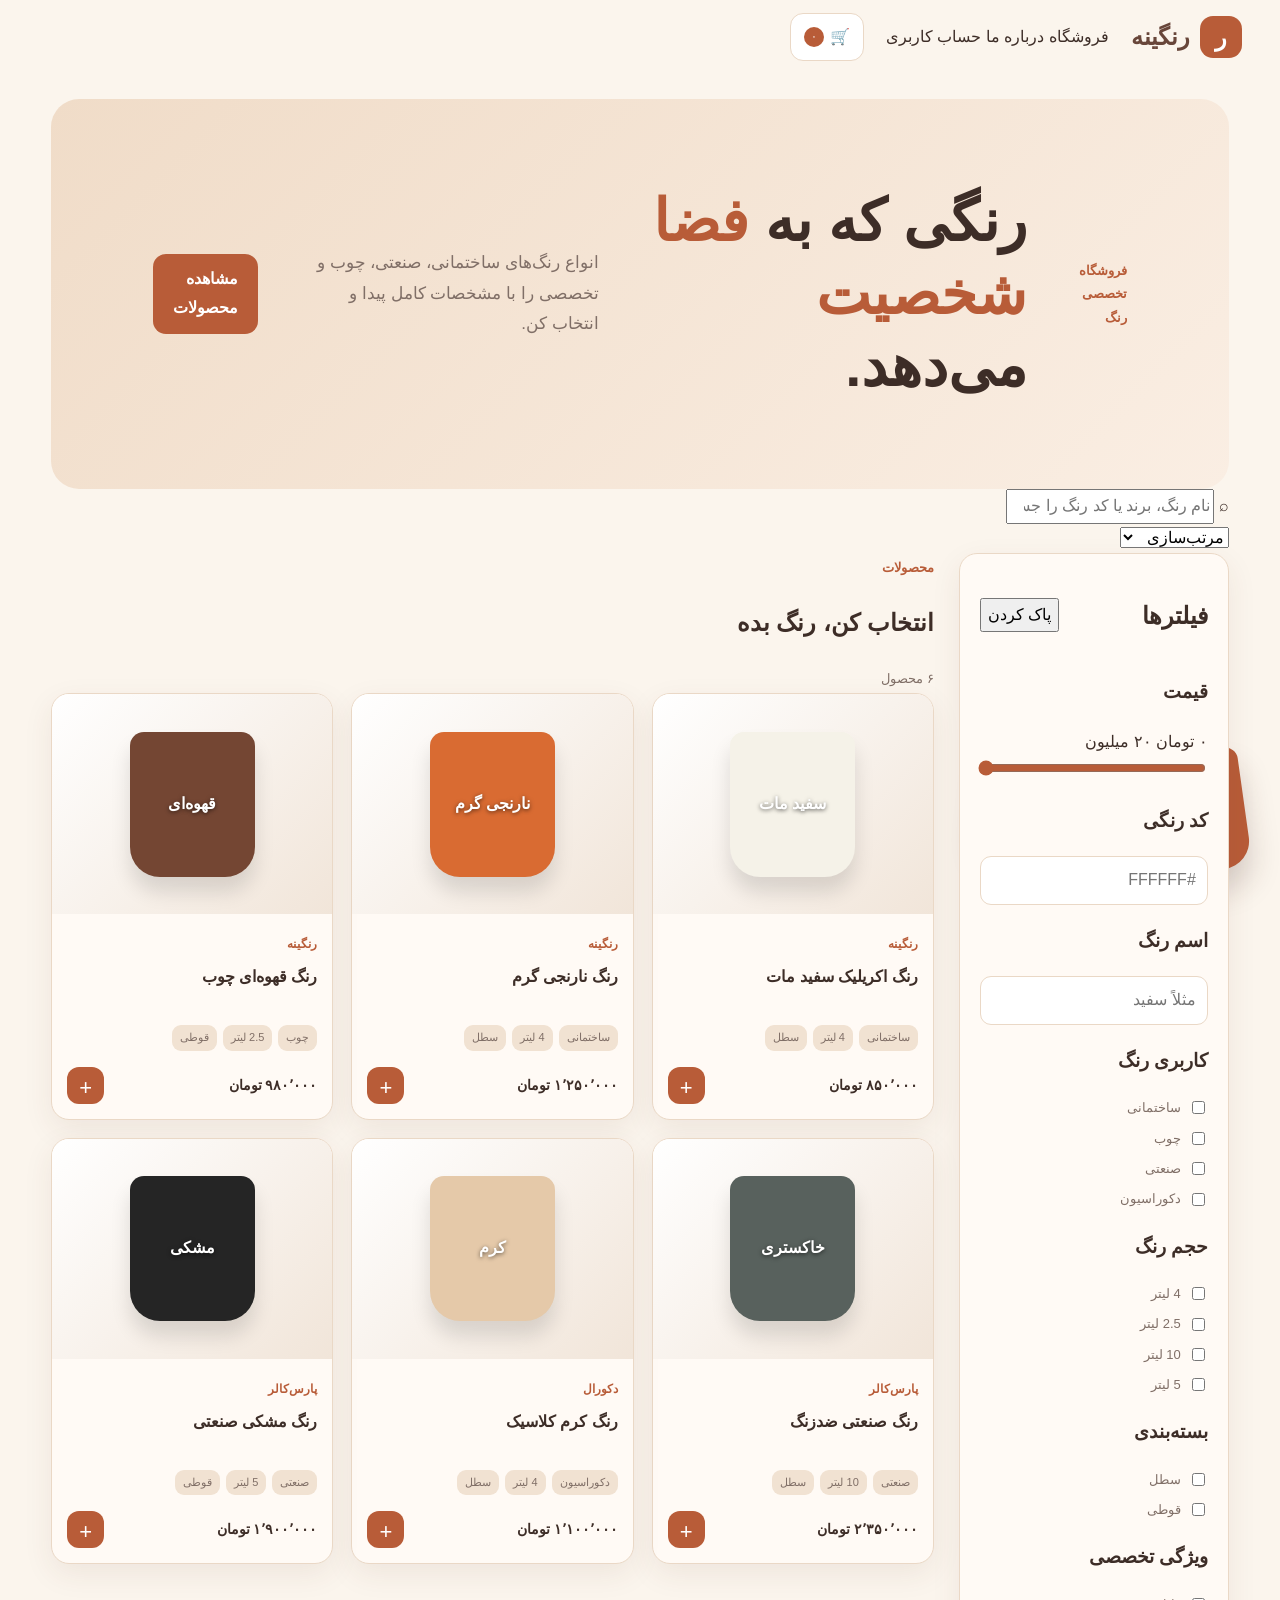
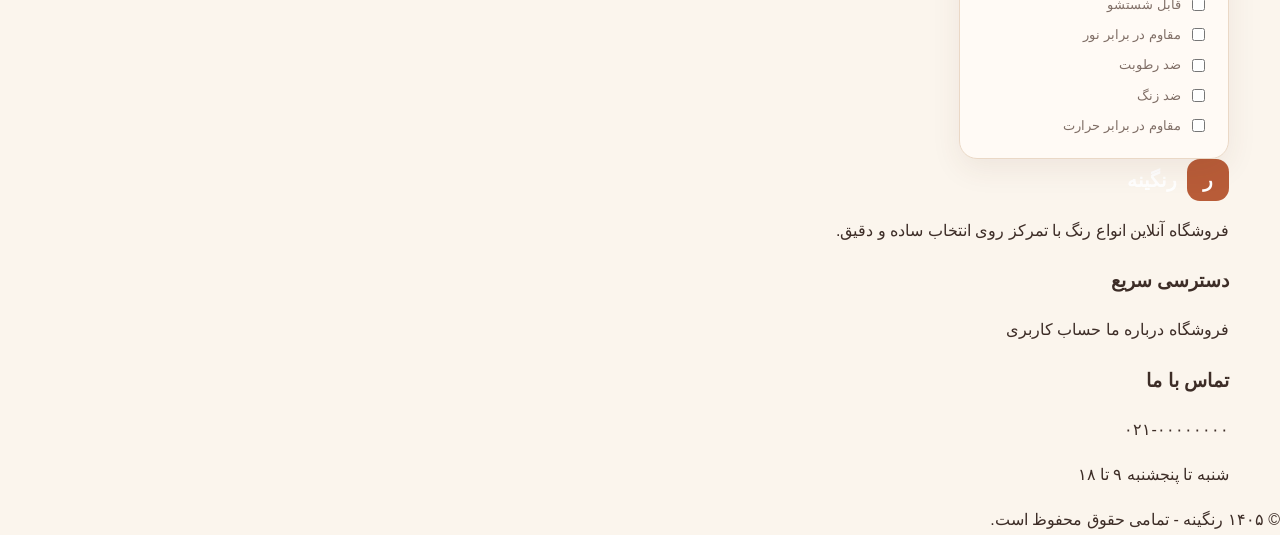
<file: index.html>
<!DOCTYPE html>
<html lang="fa" dir="rtl">
<head>
    <meta charset="UTF-8">
    <meta name="viewport" content="width=device-width, initial-scale=1.0">

    <meta name="description" content="رنگینه - فروشگاه تخصصی انواع رنگ">
    <meta name="theme-color" content="#B85C38">

    <title>رنگینه | فروشگاه رنگ</title>

    <link rel="stylesheet" href="css/style.css">
</head>

<body>

<header class="header">

    <div class="container header-container">

        <a href="index.html" class="logo">
            <span class="logo-icon">ر</span>
            <span>رنگینه</span>
        </a>

        <nav class="navigation">

            <a href="index.html" class="active">
                فروشگاه
            </a>

            <a href="about.html">
                درباره ما
            </a>

            <a href="account.html">
                حساب کاربری
            </a>

        </nav>

        <div class="header-actions">

            <a href="cart.html" class="cart-button">
                🛒
                <span class="cart-count">0</span>
            </a>

        </div>

    </div>

</header>


<main>

    <!-- HERO -->

    <section class="hero">

        <div class="container hero-container">

            <div class="hero-content">

                <span class="section-label">
                    فروشگاه تخصصی رنگ
                </span>

                <h1>
                    رنگی که به
                    <span>فضا شخصیت</span>
                    می‌دهد.
                </h1>

                <p>
                    انواع رنگ‌های ساختمانی، صنعتی، چوب و تخصصی
                    را با مشخصات کامل پیدا و انتخاب کن.
                </p>

                <a href="#products" class="button button-primary">
                    مشاهده محصولات
                </a>

            </div>


            <div class="hero-visual">

                <div class="paint-drop"></div>

                <div class="paint-can paint-can-one">
                    <span>رنگینه</span>
                </div>

                <div class="paint-can paint-can-two">
                    <span>COLOR</span>
                </div>

            </div>

        </div>

    </section>


    <!-- SHOP -->

    <section class="shop container" id="products">

        <!-- SEARCH BAR -->

        <div class="search-bar">

            <div class="search-box">

                <span>⌕</span>

                <input
                    type="search"
                    id="searchInput"
                    placeholder="نام رنگ، برند یا کد رنگ را جستجو کنید..."
                >

            </div>


            <select id="sortSelect">

                <option value="default">
                    مرتب‌سازی
                </option>

                <option value="newest">
                    جدیدترین
                </option>

                <option value="cheap">
                    ارزان‌ترین
                </option>

                <option value="expensive">
                    گران‌ترین
                </option>

                <option value="popular">
                    پرفروش‌ترین
                </option>

            </select>

        </div>


        <div class="shop-layout">

            <!-- FILTERS -->

            <aside class="filters">

                <div class="filters-header">

                    <h2>
                        فیلترها
                    </h2>

                    <button id="clearFilters">
                        پاک کردن
                    </button>

                </div>


                <!-- PRICE -->

                <div class="filter-section">

                    <h3>
                        قیمت
                    </h3>

                    <div class="price-values">

                        <span id="minPrice">
                            ۰ تومان
                        </span>

                        <span id="maxPrice">
                            ۲۰ میلیون
                        </span>

                    </div>

                    <input
                        type="range"
                        id="priceRange"
                        min="0"
                        max="20000000"
                        step="100000"
                        value="20000000"
                    >

                </div>


                <!-- COLOR CODE -->

                <div class="filter-section">

                    <h3>
                        کد رنگی
                    </h3>

                    <input
                        type="text"
                        id="colorCodeFilter"
                        class="input"
                        placeholder="#FFFFFF"
                    >

                </div>


                <!-- COLOR NAME -->

                <div class="filter-section">

                    <h3>
                        اسم رنگ
                    </h3>

                    <input
                        type="text"
                        id="colorNameFilter"
                        class="input"
                        placeholder="مثلاً سفید"
                    >

                </div>


                <!-- USAGE -->

                <div class="filter-section">

                    <h3>
                        کاربری رنگ
                    </h3>

                    <div id="usageFilters" class="checkbox-list"></div>

                </div>


                <!-- VOLUME -->

                <div class="filter-section">

                    <h3>
                        حجم رنگ
                    </h3>

                    <div id="volumeFilters" class="checkbox-list"></div>

                </div>


                <!-- PACKAGE -->

                <div class="filter-section">

                    <h3>
                        بسته‌بندی
                    </h3>

                    <div id="packageFilters" class="checkbox-list"></div>

                </div>


                <!-- FEATURES -->

                <div class="filter-section">

                    <h3>
                        ویژگی تخصصی
                    </h3>

                    <div id="featureFilters" class="checkbox-list"></div>

                </div>

            </aside>


            <!-- PRODUCTS -->

            <section class="products-section">

                <div class="products-heading">

                    <div>

                        <span class="section-label">
                            محصولات
                        </span>

                        <h2>
                            انتخاب کن، رنگ بده
                        </h2>

                    </div>

                    <span
                        id="resultCount"
                        class="result-count"
                    ></span>

                </div>


                <div
                    id="productsGrid"
                    class="products-grid"
                ></div>


                <div
                    id="emptyState"
                    class="empty-state hidden"
                >

                    <div class="empty-icon">
                        🎨
                    </div>

                    <h3>
                        محصولی پیدا نشد
                    </h3>

                    <p>
                        فیلترها یا عبارت جستجو را تغییر دهید.
                    </p>

                </div>

            </section>

        </div>

    </section>

</main>


<footer class="footer">

    <div class="container footer-grid">

        <div>

            <div class="logo footer-logo">

                <span class="logo-icon">
                    ر
                </span>

                رنگینه

            </div>

            <p>
                فروشگاه آنلاین انواع رنگ
                با تمرکز روی انتخاب ساده و دقیق.
            </p>

        </div>


        <div>

            <h3>
                دسترسی سریع
            </h3>

            <a href="index.html">
                فروشگاه
            </a>

            <a href="about.html">
                درباره ما
            </a>

            <a href="account.html">
                حساب کاربری
            </a>

        </div>


        <div>

            <h3>
                تماس با ما
            </h3>

            <p>
                ۰۲۱-۰۰۰۰۰۰۰۰
            </p>

            <p>
                شنبه تا پنجشنبه ۹ تا ۱۸
            </p>

        </div>

    </div>


    <div class="copyright">

        © ۱۴۰۵ رنگینه - تمامی حقوق محفوظ است.

    </div>

</footer>


<script src="js/products.js"></script>
<script src="js/app.js"></script>

</body>
</html>
</file>
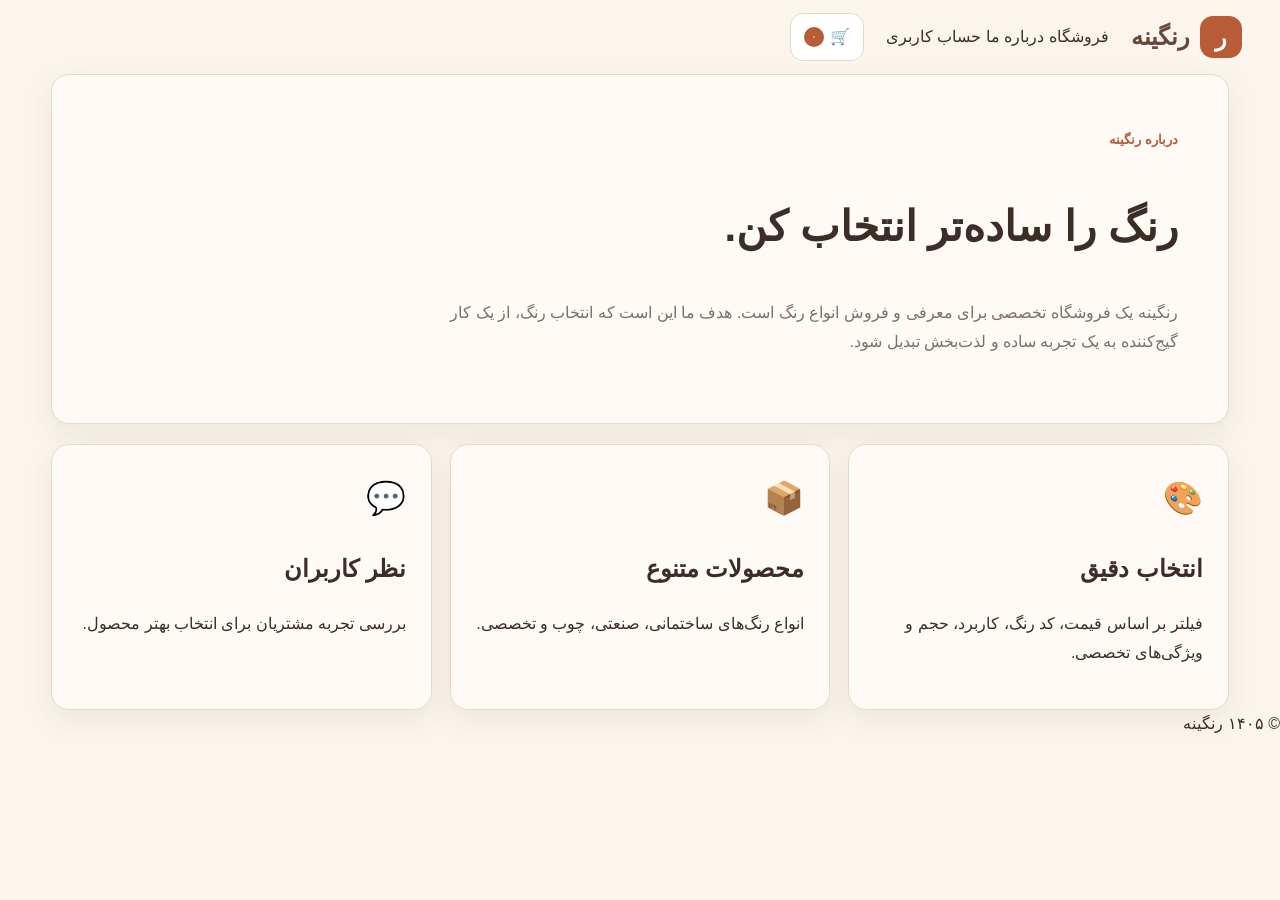
<file: about.html>
<!DOCTYPE html>
<html lang="fa" dir="rtl">

<head>

    <meta charset="UTF-8">

    <meta
        name="viewport"
        content="width=device-width, initial-scale=1.0"
    >

    <title>درباره ما | رنگینه</title>

    <link rel="stylesheet" href="css/style.css">

</head>

<body>

<header class="header">

    <div class="container header-container">

        <a href="index.html" class="logo">

            <span class="logo-icon">
                ر
            </span>

            رنگینه

        </a>


        <nav class="navigation">

            <a href="index.html">
                فروشگاه
            </a>

            <a
                href="about.html"
                class="active"
            >
                درباره ما
            </a>

            <a href="account.html">
                حساب کاربری
            </a>

        </nav>


        <a href="cart.html" class="cart-button">
            🛒
            <span class="cart-count">0</span>
        </a>

    </div>

</header>


<main class="container page-space">

    <section class="about-hero">

        <span class="section-label">
            درباره رنگینه
        </span>

        <h1>
            رنگ را ساده‌تر انتخاب کن.
        </h1>

        <p>

            رنگینه یک فروشگاه تخصصی برای معرفی
            و فروش انواع رنگ است.

            هدف ما این است که انتخاب رنگ،
            از یک کار گیج‌کننده به یک تجربه
            ساده و لذت‌بخش تبدیل شود.

        </p>

    </section>


    <section class="about-cards">

        <article class="info-card">

            <span class="info-icon">
                🎨
            </span>

            <h2>
                انتخاب دقیق
            </h2>

            <p>
                فیلتر بر اساس قیمت، کد رنگ،
                کاربرد، حجم و ویژگی‌های تخصصی.
            </p>

        </article>


        <article class="info-card">

            <span class="info-icon">
                📦
            </span>

            <h2>
                محصولات متنوع
            </h2>

            <p>
                انواع رنگ‌های ساختمانی،
                صنعتی، چوب و تخصصی.
            </p>

        </article>


        <article class="info-card">

            <span class="info-icon">
                💬
            </span>

            <h2>
                نظر کاربران
            </h2>

            <p>
                بررسی تجربه مشتریان برای
                انتخاب بهتر محصول.
            </p>

        </article>

    </section>

</main>


<footer class="footer">

    <div class="copyright">
        © ۱۴۰۵ رنگینه
    </div>

</footer>


<script src="js/app.js"></script>

</body>

</html>
</file>
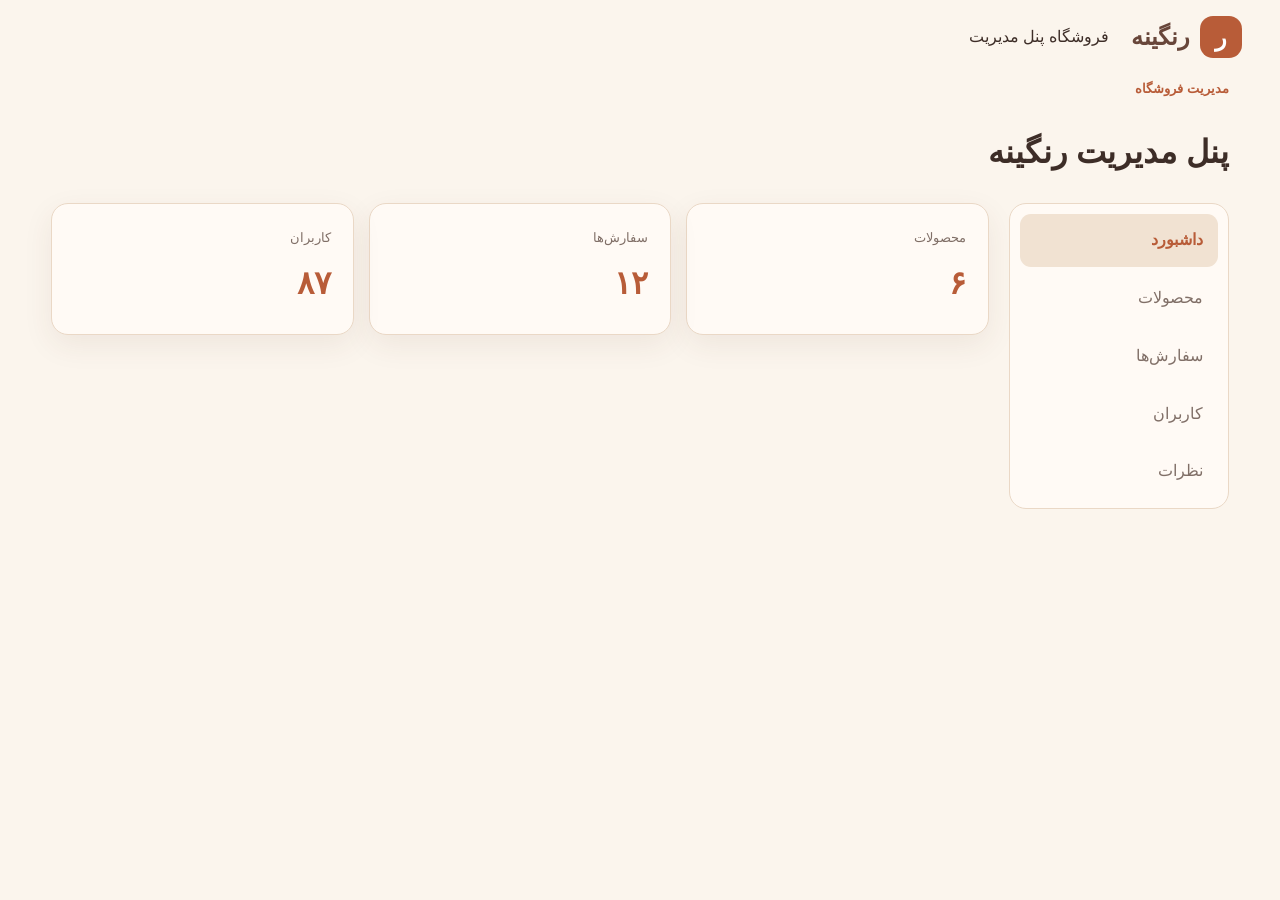
<file: admin.html>
<!DOCTYPE html>
<html lang="fa" dir="rtl">

<head>

    <meta charset="UTF-8">

    <meta
        name="viewport"
        content="width=device-width, initial-scale=1.0"
    >

    <title>پنل مدیریت | رنگینه</title>

    <link rel="stylesheet" href="css/style.css">
    <link rel="stylesheet" href="css/admin.css">

</head>

<body>

<header class="header">

    <div class="container header-container">

        <a href="index.html" class="logo">

            <span class="logo-icon">
                ر
            </span>

            رنگینه

        </a>


        <nav class="navigation">

            <a href="index.html">
                فروشگاه
            </a>

            <a
                href="admin.html"
                class="active"
            >
                پنل مدیریت
            </a>

        </nav>

    </div>

</header>


<main class="container page-space">

    <div class="page-title">

        <span class="section-label">
            مدیریت فروشگاه
        </span>

        <h1>
            پنل مدیریت رنگینه
        </h1>

    </div>


    <div class="admin-layout">

        <aside class="admin-sidebar">

            <button
                class="admin-tab active"
                data-tab="dashboard"
            >
                داشبورد
            </button>

            <button
                class="admin-tab"
                data-tab="products"
            >
                محصولات
            </button>

            <button
                class="admin-tab"
                data-tab="orders"
            >
                سفارش‌ها
            </button>

            <button
                class="admin-tab"
                data-tab="users"
            >
                کاربران
            </button>

            <button
                class="admin-tab"
                data-tab="reviews"
            >
                نظرات
            </button>

        </aside>


        <section class="admin-content">

            <!-- DASHBOARD -->

            <div
                class="admin-panel active"
                id="dashboard"
            >

                <div class="stats">

                    <div class="stat-card">

                        <span>
                            محصولات
                        </span>

                        <strong id="productCount">
                            ۰
                        </strong>

                    </div>


                    <div class="stat-card">

                        <span>
                            سفارش‌ها
                        </span>

                        <strong>
                            ۱۲
                        </strong>

                    </div>


                    <div class="stat-card">

                        <span>
                            کاربران
                        </span>

                        <strong>
                            ۸۷
                        </strong>

                    </div>

                </div>

            </div>


            <!-- PRODUCTS -->

            <div
                class="admin-panel"
                id="products"
            >

                <div class="admin-box">

                    <div class="admin-box-header">

                        <h2>
                            محصولات
                        </h2>

                        <button
                            id="openProductModal"
                            class="button button-primary"
                        >
                            + افزودن محصول
                        </button>

                    </div>


                    <div id="adminProductsList"></div>

                </div>

            </div>


            <!-- ORDERS -->

            <div
                class="admin-panel"
                id="orders"
            >

                <div class="admin-box">

                    <h2>
                        سفارش‌ها
                    </h2>

                    <p>
                        مدیریت واقعی سفارش‌ها بعد از اتصال
                        Backend جنگو فعال خواهد شد.
                    </p>

                </div>

            </div>


            <!-- USERS -->

            <div
                class="admin-panel"
                id="users"
            >

                <div class="admin-box">

                    <h2>
                        کاربران
                    </h2>

                    <p>
                        مدیریت کاربران در نسخه Backend فعال می‌شود.
                    </p>

                </div>

            </div>


            <!-- REVIEWS -->

            <div
                class="admin-panel"
                id="reviews"
            >

                <div class="admin-box">

                    <h2>
                        نظرات
                    </h2>

                    <p>
                        مدیریت نظرات در نسخه Backend فعال می‌شود.
                    </p>

                </div>

            </div>

        </section>

    </div>

</main>


<!-- PRODUCT MODAL -->

<div
    class="modal hidden"
    id="productModal"
>

    <div class="modal-content">

        <button
            class="modal-close"
            id="closeProductModal"
        >
            ×
        </button>

        <h2>
            افزودن محصول
        </h2>


        <form id="productForm">

            <input
                id="productName"
                class="input"
                placeholder="نام محصول"
                required
            >


            <input
                id="productPrice"
                class="input"
                type="number"
                placeholder="قیمت"
                required
            >


            <input
                id="productColor"
                class="input"
                placeholder="کد رنگ مثل #B85C38"
                required
            >


            <input
                id="productColorName"
                class="input"
                placeholder="نام رنگ"
                required
            >


            <input
                id="productUsage"
                class="input"
                placeholder="کاربری"
                required
            >


            <input
                id="productVolume"
                class="input"
                placeholder="حجم"
                required
            >


            <input
                id="productPackage"
                class="input"
                placeholder="نوع بسته‌بندی"
                required
            >


            <input
                id="productFeature"
                class="input"
                placeholder="ویژگی تخصصی"
                required
            >


            <textarea
                id="productDescription"
                class="input"
                placeholder="توضیحات محصول"
                required
            ></textarea>


            <button
                class="button button-primary"
                type="submit"
            >
                ذخیره محصول
            </button>

        </form>

    </div>

</div>


<script src="js/products.js"></script>
<script src="js/app.js"></script>
<script src="js/admin.js"></script>

</body>

</html>
</file>
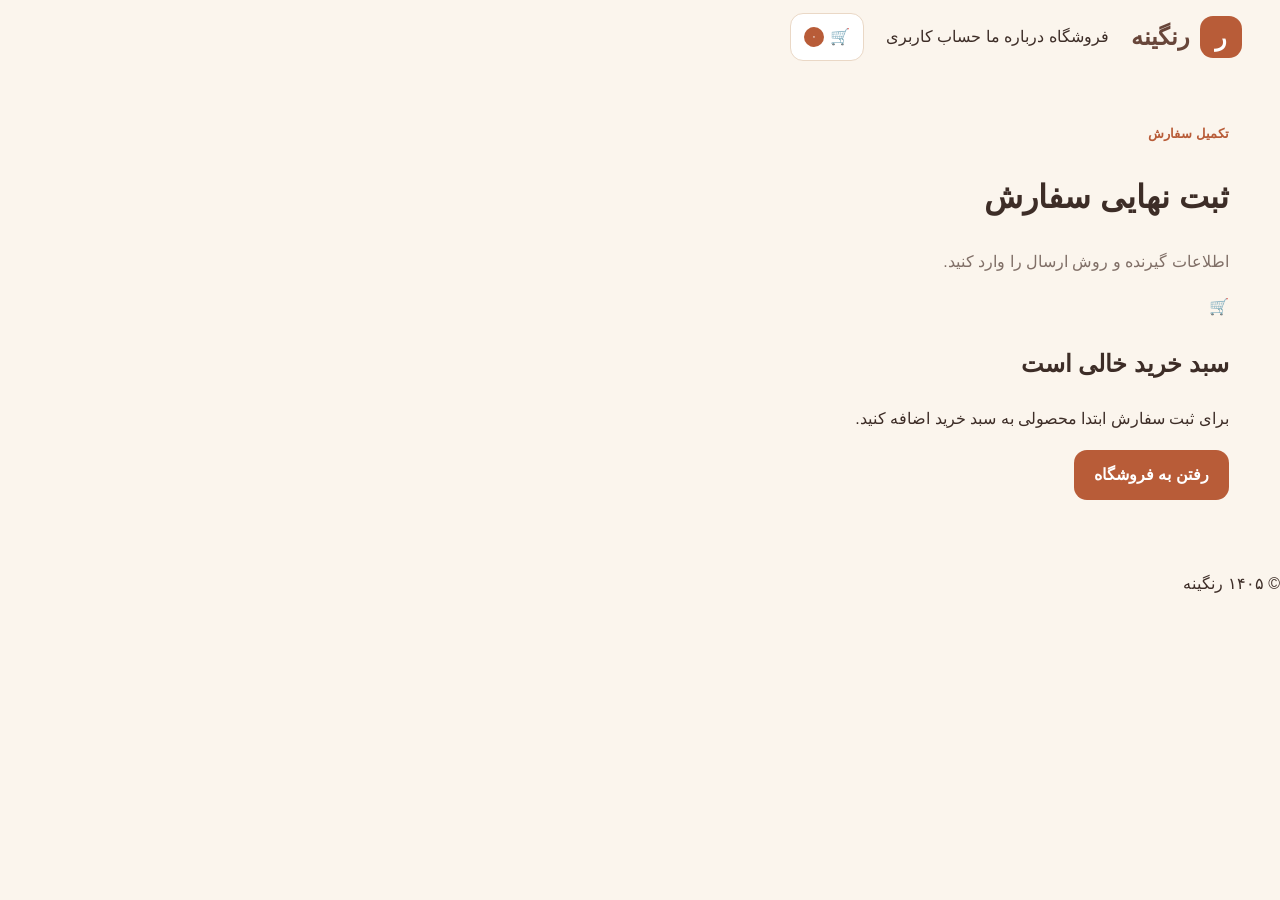
<file: checkout.html>
<!DOCTYPE html>
<html lang="fa" dir="rtl">

<head>

    <meta charset="UTF-8">

    <meta
        name="viewport"
        content="width=device-width, initial-scale=1.0"
    >

    <title>تکمیل سفارش | رنگینه</title>

    <link rel="stylesheet" href="css/style.css">
    <link rel="stylesheet" href="css/checkout.css">

</head>

<body>

<header class="header">

    <div class="container header-container">

        <a href="index.html" class="logo">
            <span class="logo-icon">ر</span>
            رنگینه
        </a>

        <nav class="navigation">

            <a href="index.html">
                فروشگاه
            </a>

            <a href="about.html">
                درباره ما
            </a>

            <a href="account.html">
                حساب کاربری
            </a>

        </nav>

        <a href="cart.html" class="cart-button">

            🛒

            <span class="cart-count">
                0
            </span>

        </a>

    </div>

</header>


<main class="container checkout-page">

    <div class="page-title">

        <span class="section-label">
            تکمیل سفارش
        </span>

        <h1>
            ثبت نهایی سفارش
        </h1>

        <p>
            اطلاعات گیرنده و روش ارسال را وارد کنید.
        </p>

    </div>


    <div id="checkoutContainer"></div>

</main>


<footer class="footer">

    <div class="copyright">
        © ۱۴۰۵ رنگینه
    </div>

</footer>


<script src="js/products.js"></script>
<script src="js/app.js"></script>
<script src="js/checkout.js"></script>

</body>

</html>
</file>
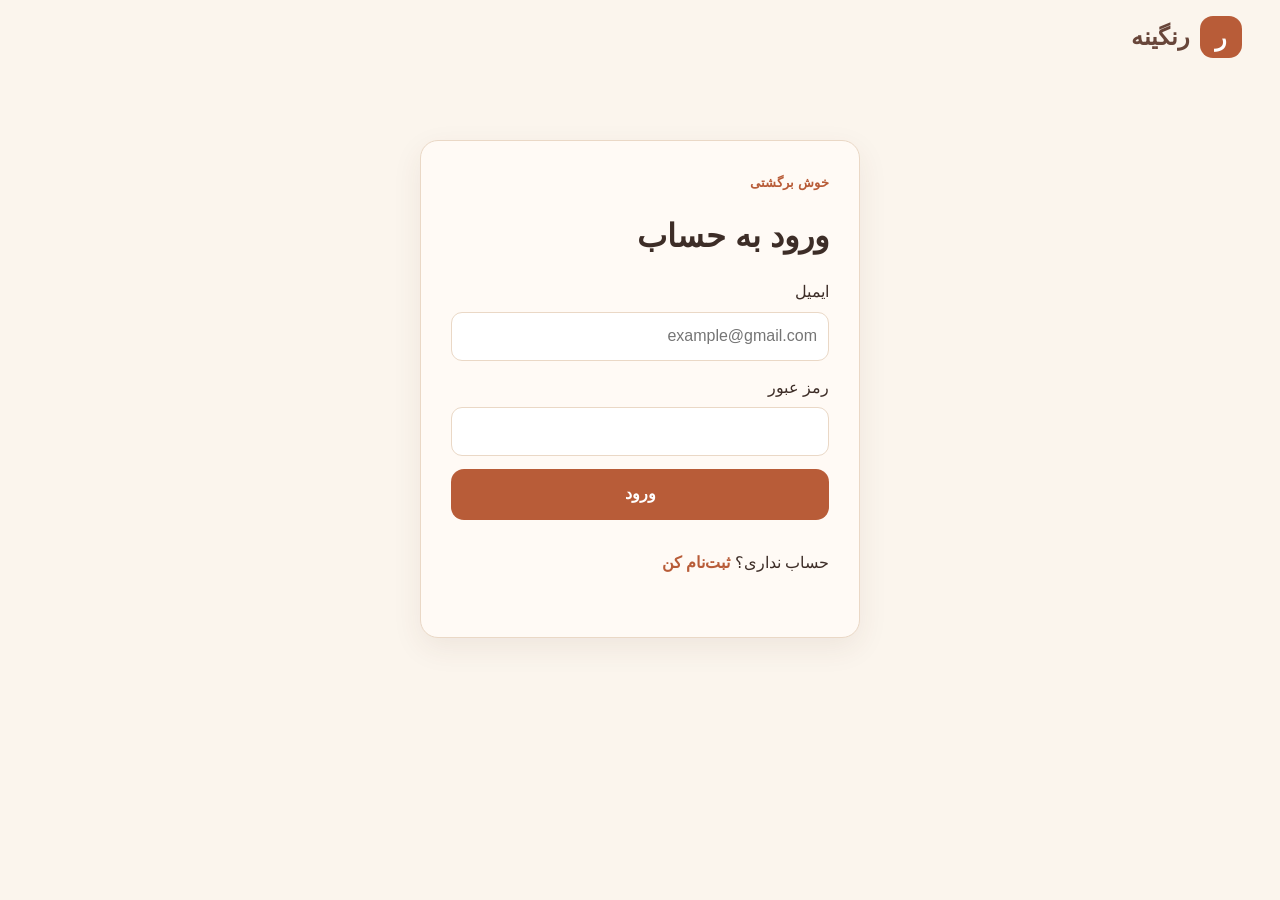
<file: login.html>
<!DOCTYPE html>
<html lang="fa" dir="rtl">

<head>

    <meta charset="UTF-8">

    <meta
        name="viewport"
        content="width=device-width, initial-scale=1.0"
    >

    <title>ورود | رنگینه</title>

    <link rel="stylesheet" href="css/style.css">

</head>

<body>

<header class="header">

    <div class="container header-container">

        <a href="index.html" class="logo">

            <span class="logo-icon">
                ر
            </span>

            رنگینه

        </a>

    </div>

</header>


<main class="auth-page container">

    <form
        class="auth-card"
        id="loginForm"
    >

        <span class="section-label">
            خوش برگشتی
        </span>

        <h1>
            ورود به حساب
        </h1>


        <label>
            ایمیل

            <input
                type="email"
                id="loginEmail"
                class="input"
                required
                placeholder="example@gmail.com"
            >

        </label>


        <label>
            رمز عبور

            <input
                type="password"
                id="loginPassword"
                class="input"
                required
                minlength="4"
            >

        </label>


        <button
            type="submit"
            class="button button-primary"
        >
            ورود
        </button>


        <p>
            حساب نداری؟

            <a href="register.html">
                ثبت‌نام کن
            </a>

        </p>


        <div id="loginMessage"></div>

    </form>

</main>


<script src="js/auth.js"></script>

</body>

</html>
</file>
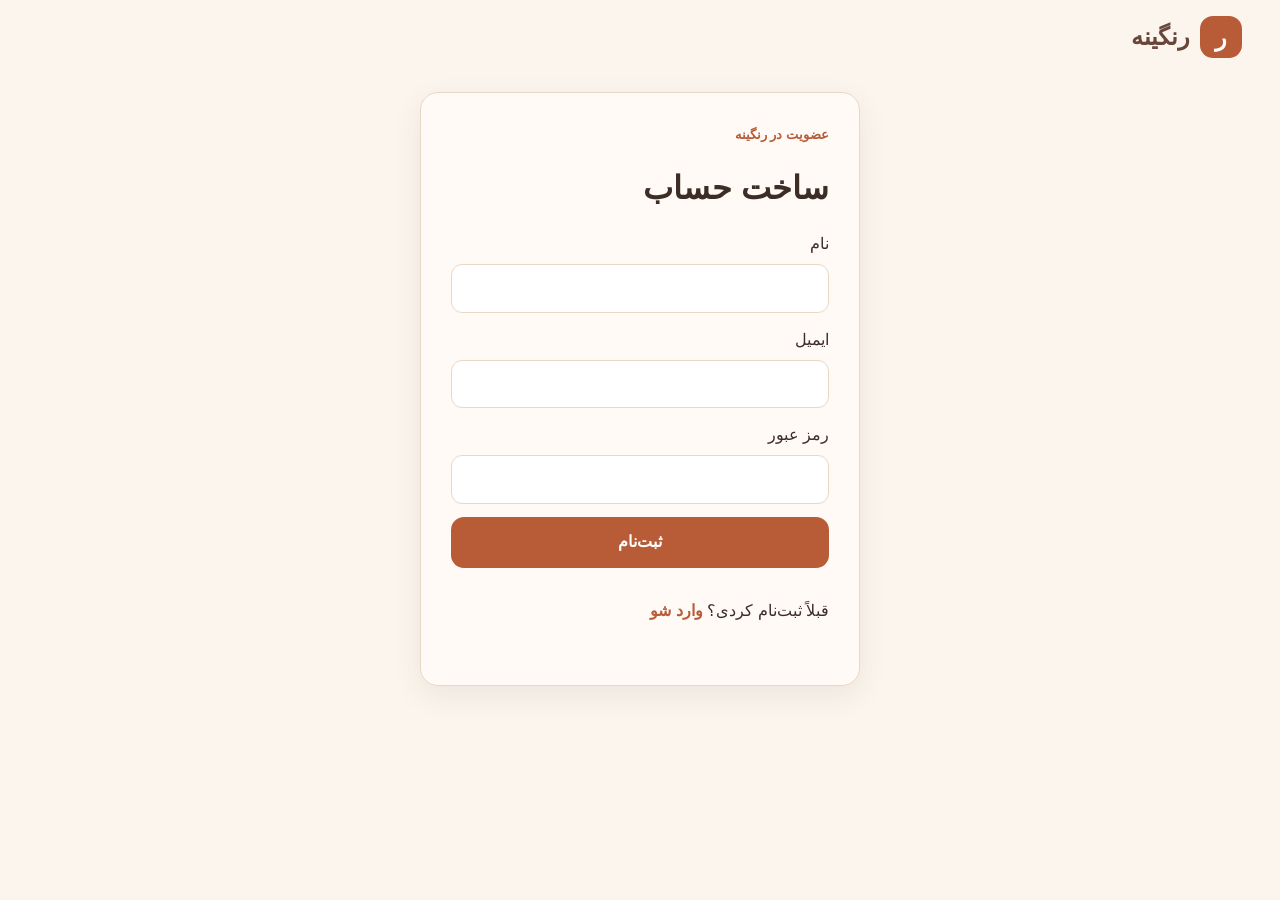
<file: register.html>
<!DOCTYPE html>
<html lang="fa" dir="rtl">

<head>

    <meta charset="UTF-8">

    <meta
        name="viewport"
        content="width=device-width, initial-scale=1.0"
    >

    <title>ثبت‌نام | رنگینه</title>

    <link rel="stylesheet" href="css/style.css">

</head>

<body>

<header class="header">

    <div class="container header-container">

        <a href="index.html" class="logo">

            <span class="logo-icon">
                ر
            </span>

            رنگینه

        </a>

    </div>

</header>


<main class="auth-page container">

    <form
        class="auth-card"
        id="registerForm"
    >

        <span class="section-label">
            عضویت در رنگینه
        </span>

        <h1>
            ساخت حساب
        </h1>


        <label>
            نام

            <input
                type="text"
                id="registerName"
                class="input"
                required
            >

        </label>


        <label>
            ایمیل

            <input
                type="email"
                id="registerEmail"
                class="input"
                required
            >

        </label>


        <label>
            رمز عبور

            <input
                type="password"
                id="registerPassword"
                class="input"
                minlength="4"
                required
            >

        </label>


        <button
            type="submit"
            class="button button-primary"
        >
            ثبت‌نام
        </button>


        <p>

            قبلاً ثبت‌نام کردی؟

            <a href="login.html">
                وارد شو
            </a>

        </p>


        <div id="registerMessage"></div>

    </form>

</main>


<script src="js/auth.js"></script>

</body>

</html>
</file>
<file: css/style.css>
/* ==========================================
   RANGINEH
   MAIN STYLESHEET
========================================== */


/* ==========================================
   VARIABLES
========================================== */

:root {

    --bg: #fbf5ed;

    --surface: #fffaf5;

    --surface-dark: #f1e2d2;

    --primary: #b85c38;

    --primary-dark: #95472b;

    --orange: #e87932;

    --brown: #68463a;

    --text: #3d2d27;

    --muted: #806f67;

    --border: #ead8c6;

    --white: #ffffff;

    --danger: #a94c3a;

    --radius: 18px;

    --shadow:
        0 10px 30px
        rgba(91, 55, 38, 0.08);

}


/* ==========================================
   RESET
========================================== */

* {

    box-sizing: border-box;

}


html {

    scroll-behavior: smooth;

}


body {

    margin: 0;

    background: var(--bg);

    color: var(--text);

    font-family:
        Tahoma,
        Arial,
        sans-serif;

    line-height: 1.8;

}


a {

    color: inherit;

    text-decoration: none;

}


button,
input,
select,
textarea {

    font: inherit;

}


button {

    cursor: pointer;

}


button:disabled {

    cursor: not-allowed;

}


img {

    max-width: 100%;

    display: block;

}


.container {

    width:
        min(1180px, 92%);

    margin-inline: auto;

}


/* ==========================================
   HEADER
========================================== */

.site-header {

    position: sticky;

    top: 0;

    z-index: 1000;

    background:
        rgba(
            251,
            245,
            237,
            0.94
        );

    backdrop-filter:
        blur(12px);

    border-bottom:
        1px solid var(--border);

}


.header-container {

    width:
        min(1380px, 94%);

    min-height: 74px;

    margin-inline: auto;

    display: flex;

    align-items: center;

    gap: 22px;

}


/* ==========================================
   LOGO
========================================== */

.logo {

    display: flex;

    align-items: center;

    gap: 10px;

    flex-shrink: 0;

    color: var(--brown);

    font-size: 24px;

    font-weight: 900;

}


.logo-icon {

    width: 42px;

    height: 42px;

    display: grid;

    place-items: center;

    background: var(--primary);

    color: white;

    border-radius: 13px;

}


/* ==========================================
   HEADER SEARCH
========================================== */

.header-search {

    flex: 1;

    max-width: 430px;

    min-width: 180px;

    height: 44px;

    display: flex;

    align-items: center;

    gap: 8px;

    padding: 0 14px;

    background: white;

    border:
        1px solid var(--border);

    border-radius: 13px;

    transition:
        border-color .2s,
        box-shadow .2s;

}


.header-search:focus-within {

    border-color:
        var(--primary);

    box-shadow:
        0 0 0 3px
        rgba(184, 92, 56, .08);

}


.search-icon {

    flex-shrink: 0;

    font-size: 16px;

}


.header-search input {

    width: 100%;

    height: 100%;

    border: none;

    outline: none;

    background: transparent;

    color: var(--text);

}


.header-search input::placeholder {

    color: #a29188;

}


/* ==========================================
   NAVIGATION
========================================== */

.main-nav {

    display: flex;

    align-items: center;

    justify-content: flex-end;

    gap: 5px;

    flex: 1;

}


.nav-link {

    padding:
        8px 13px;

    color: var(--muted);

    border-radius: 12px;

    white-space: nowrap;

    transition:
        background .2s,
        color .2s;

}


.nav-link:hover,
.nav-link.active {

    background:
        var(--surface-dark);

    color:
        var(--primary);

}


/* ==========================================
   ACCOUNT
========================================== */

.account-wrapper {

    position: relative;

}


.account-button {

    height: 42px;

    display: flex;

    align-items: center;

    justify-content: center;

    gap: 7px;

    padding:
        0 13px;

    border:
        1px solid var(--border);

    border-radius: 12px;

    background: var(--surface);

    color: var(--brown);

    font-size: 13px;

    font-weight: 800;

    transition:
        background .2s,
        border-color .2s,
        transform .15s;

}


.account-button:hover {

    background:
        var(--surface-dark);

    border-color:
        #d7bca8;

}


.account-button:active {

    transform:
        scale(.97);

}


.account-icon {

    font-size: 16px;

}


.account-arrow {

    font-size: 14px;

    transition:
        transform .2s;

}


.account-button[aria-expanded="true"]
.account-arrow {

    transform:
        rotate(180deg);

}


/* ==========================================
   ACCOUNT MENU
========================================== */

.account-menu {

    position: absolute;

    top:
        calc(100% + 10px);

    right: 0;

    width: 280px;

    padding: 8px;

    background:
        var(--surface);

    border:
        1px solid var(--border);

    border-radius: 17px;

    box-shadow:
        0 18px 45px
        rgba(75, 45, 30, .15);

    z-index: 9999;

    opacity: 0;

    visibility: hidden;

    pointer-events: none;

    transform:
        translateY(-8px);

    transition:
        opacity .2s ease,
        transform .2s ease,
        visibility .2s ease;

}


.account-menu.show {

    opacity: 1;

    visibility: visible;

    pointer-events: auto;

    transform:
        translateY(0);

}


.account-menu-section {

    padding: 12px;

}


.account-menu-title {

    color: var(--brown);

    font-size: 16px;

    font-weight: 900;

}


.account-menu-description {

    margin:
        5px 0 14px;

    color: var(--muted);

    font-size: 12px;

    line-height: 1.8;

}


/* USER */

.account-user {

    display: flex;

    align-items: center;

    gap: 10px;

}


.account-avatar {

    width: 44px;

    height: 44px;

    display: grid;

    place-items: center;

    flex-shrink: 0;

    background:
        var(--surface-dark);

    border-radius: 13px;

    font-size: 20px;

}


.account-user strong {

    display: block;

    color: var(--brown);

    font-size: 14px;

}


.account-user span {

    display: block;

    margin-top: 2px;

    color: var(--muted);

    font-size: 10px;

}


/* ==========================================
   ACCOUNT BUTTONS
========================================== */

.account-menu-button {

    width: 100%;

    min-height: 40px;

    display: flex;

    align-items: center;

    justify-content: center;

    margin-top: 7px;

    border-radius: 11px;

    font-size: 12px;

    font-weight: 800;

    transition:
        background .2s,
        transform .2s;

}


.account-menu-button.primary {

    background:
        var(--primary);

    color: white;

}


.account-menu-button.primary:hover {

    background:
        var(--primary-dark);

    transform:
        translateY(-1px);

}


.account-menu-button.secondary {

    background:
        var(--surface-dark);

    color:
        var(--brown);

}


.account-menu-button.secondary:hover {

    background:
        #ead3c2;

}


/* ==========================================
   ACCOUNT ITEMS
========================================== */

.account-menu-item {

    width: 100%;

    min-height: 42px;

    display: flex;

    align-items: center;

    padding:
        0 12px;

    border: none;

    border-radius: 11px;

    background: transparent;

    color: var(--brown);

    text-align: right;

    font-size: 12px;

    font-weight: 700;

    transition:
        background .2s;

}


.account-menu-item:hover {

    background:
        #f5e8df;

}


.admin-menu-item {

    margin-top: 3px;

    background:
        #f1ded2;

    color:
        #91472f;

}


.admin-menu-item:hover {

    background:
        #e9cdbd;

}


.logout-item {

    color:
        var(--danger);

}


.logout-item:hover {

    background:
        #f5dfda;

}


.account-menu-divider {

    height: 1px;

    margin:
        8px 4px;

    background:
        var(--border);

}


/* ==========================================
   ADMIN HEADER BUTTON
========================================== */

.admin-header-button {

    height: 42px;

    display: flex;

    align-items: center;

    justify-content: center;

    gap: 7px;

    padding:
        0 13px;

    border:
        1px solid #dfc1af;

    border-radius: 12px;

    background:
        #f2dfd2;

    color:
        #91472f;

    font-size: 12px;

    font-weight: 800;

    white-space: nowrap;

    transition:
        background .2s,
        transform .2s;

}


.admin-header-button:hover {

    background:
        #e8cbbb;

    transform:
        translateY(-1px);

}


.admin-header-icon {

    font-size: 16px;

}


/* ==========================================
   CART
========================================== */

.cart-button {

    position: relative;

    min-height: 42px;

    display: flex;

    align-items: center;

    justify-content: center;

    gap: 6px;

    padding:
        9px 13px;

    flex-shrink: 0;

    background: white;

    border:
        1px solid var(--border);

    border-radius: 13px;

    transition:
        background .2s,
        border-color .2s;

}


.cart-button:hover {

    background:
        var(--surface-dark);

    border-color:
        #d9c0ae;

}


.cart-count {

    min-width: 20px;

    padding:
        0 5px;

    border-radius: 50px;

    background:
        var(--primary);

    color: white;

    font-size: 11px;

    text-align: center;

}


/* ==========================================
   HERO
========================================== */

.hero {

    width:
        min(1180px, 92%);

    margin:
        25px auto 0;

    overflow: hidden;

    border-radius: 28px;

    background:
        linear-gradient(
            135deg,
            #f0dcc8,
            #faeee3
        );

}


.hero-content {

    min-height: 390px;

    display: flex;

    align-items: center;

    justify-content: space-between;

    gap: 40px;

    padding: 55px;

}


.hero-text {

    flex: 1;

}


.section-label {

    color:
        var(--primary);

    font-size: 13px;

    font-weight: 900;

}


.hero h1 {

    max-width: 650px;

    margin:
        10px 0;

    font-size:
        clamp(35px, 5vw, 58px);

    line-height: 1.25;

}


.hero h1 span {

    color:
        var(--primary);

}


.hero p {

    max-width: 600px;

    color:
        var(--muted);

    font-size: 17px;

}


.hero-buttons {

    display: flex;

    flex-wrap: wrap;

    gap: 10px;

    margin-top: 22px;

}


.hero-art {

    position: relative;

    width: 360px;

    height: 280px;

    flex-shrink: 0;

}


/* ==========================================
   PAINT CANS
========================================== */

.paint-can {

    position: absolute;

    width: 135px;

    height: 120px;

    display: grid;

    place-items: center;

    border-radius:
        12px 12px 28px 28px;

    box-shadow:
        0 20px 30px
        rgba(60,35,25,.18);

    color: white;

    font-weight: 900;

}


.paint-can-one {

    right: 35px;

    bottom: 25px;

    background:
        var(--primary);

    transform:
        rotate(-8deg);

}


.paint-can-two {

    right: 160px;

    bottom: 40px;

    background:
        var(--orange);

    transform:
        rotate(7deg);

}


.paint-can-three {

    right: 90px;

    top: 10px;

    width: 95px;

    height: 85px;

    background:
        var(--brown);

    transform:
        rotate(4deg);

    z-index: 3;

}


/* ==========================================
   BUTTONS
========================================== */

.button {

    min-height: 44px;

    display: inline-flex;

    align-items: center;

    justify-content: center;

    padding:
        11px 20px;

    border: none;

    border-radius: 13px;

    font-weight: 800;

    transition:
        background .2s,
        transform .15s;

}


.button:active {

    transform:
        scale(.98);

}


.button-primary {

    background:
        var(--primary);

    color: white;

}


.button-primary:hover {

    background:
        var(--primary-dark);

}


.button-secondary {

    background:
        var(--surface-dark);

    color:
        var(--brown);

}


.button-secondary:hover {

    background:
        #e8d3c2;

}


/* ==========================================
   SHOP
========================================== */

.shop-container {

    padding:
        50px 0;

}


.shop-toolbar {

    display: flex;

    align-items: end;

    justify-content: space-between;

    gap: 20px;

    margin-bottom: 25px;

}


.shop-toolbar h2 {

    margin:
        4px 0;

}


.result-count {

    color:
        var(--muted);

    font-size: 13px;

}


.toolbar-controls {

    display: flex;

    align-items: center;

    gap: 8px;

}


.sort-label {

    color:
        var(--muted);

    font-size: 13px;

}


.sort-select {

    width: 170px;

}


/* ==========================================
   SHOP LAYOUT
========================================== */

.shop-layout {

    display: grid;

    grid-template-columns:
        270px 1fr;

    gap: 25px;

}


/* ==========================================
   FILTERS
========================================== */

.filters {

    padding: 20px;

    background:
        var(--surface);

    border:
        1px solid var(--border);

    border-radius:
        var(--radius);

    box-shadow:
        var(--shadow);

    align-self: start;

    position: sticky;

    top: 95px;

}


.filters-header {

    display: flex;

    justify-content: space-between;

    align-items: center;

    gap: 10px;

}


.filters-header h3 {

    margin:
        3px 0 0;

}


.clear-filters {

    border: none;

    background: none;

    color:
        var(--primary);

    font-size: 12px;

    font-weight: 700;

}


.filter-group {

    margin-top: 22px;

}


.filter-group h4 {

    margin:
        0 0 8px;

    font-size: 14px;

}


#priceRange {

    width: 100%;

    accent-color:
        var(--primary);

}


.price-range-info {

    display: flex;

    justify-content: space-between;

    gap: 10px;

    color:
        var(--muted);

    font-size: 11px;

}


.input {

    width: 100%;

    min-height: 42px;

    padding:
        9px 11px;

    background: white;

    border:
        1px solid var(--border);

    border-radius: 11px;

    outline: none;

    color:
        var(--text);

}


.input:focus {

    border-color:
        var(--primary);

    box-shadow:
        0 0 0 3px
        rgba(184,92,56,.07);

}


.checkbox-list {

    display: grid;

    gap: 7px;

    color:
        var(--muted);

    font-size: 13px;

}


.checkbox-list label {

    display: flex;

    align-items: center;

    gap: 7px;

    cursor: pointer;

}


.checkbox-list input {

    accent-color:
        var(--primary);

}


/* ==========================================
   PRODUCTS
========================================== */

.products-section {

    min-width: 0;

}


.products-grid {

    display: grid;

    grid-template-columns:
        repeat(
            3,
            minmax(0, 1fr)
        );

    gap: 18px;

}


.product-card {

    overflow: hidden;

    background:
        var(--surface);

    border:
        1px solid var(--border);

    border-radius:
        var(--radius);

    box-shadow:
        var(--shadow);

    transition:
        transform .2s,
        box-shadow .2s;

}


.product-card:hover {

    transform:
        translateY(-4px);

    box-shadow:
        0 18px 38px
        rgba(91,55,38,.14);

}


/* ==========================================
   PRODUCT IMAGE
========================================== */

.product-image {

    position: relative;

    height: 220px;

    display: grid;

    place-items: center;

    overflow: hidden;

    background:
        linear-gradient(
            135deg,
            #fff,
            #f1e5d9
        );

}


.product-image::after {

    content: "";

    width: 125px;

    height: 145px;

    border-radius:
        14px 14px 30px 30px;

    background:
        var(--paint);

    box-shadow:
        0 15px 20px
        rgba(0,0,0,.12);

    transition:
        transform .25s;

}


.product-card:hover
.product-image::after {

    transform:
        translateY(-4px);

}


.product-image span {

    position: absolute;

    z-index: 2;

    color: white;

    font-weight: 900;

    text-shadow:
        0 1px 4px
        rgba(0,0,0,.6);

}


/* ==========================================
   PRODUCT BODY
========================================== */

.product-body {

    padding: 15px;

}


.product-brand {

    color:
        var(--primary);

    font-size: 12px;

    font-weight: 900;

}


.product-body h3 {

    min-height: 50px;

    margin:
        5px 0 12px;

    font-size: 16px;

}


.product-meta {

    display: flex;

    flex-wrap: wrap;

    gap: 6px;

}


.product-meta span {

    padding:
        3px 8px;

    background:
        var(--surface-dark);

    border-radius: 9px;

    color:
        var(--muted);

    font-size: 11px;

}


.product-bottom {

    display: flex;

    align-items: center;

    justify-content: space-between;

    gap: 10px;

    margin-top: 16px;

}


.product-bottom strong {

    font-size: 14px;

}


.add-button {

    width: 37px;

    height: 37px;

    display: grid;

    place-items: center;

    flex-shrink: 0;

    border: none;

    border-radius: 12px;

    background:
        var(--primary);

    color: white;

    font-size: 22px;

    transition:
        background .2s,
        transform .15s;

}


.add-button:hover {

    background:
        var(--primary-dark);

}


.add-button:active {

    transform:
        scale(.92);

}


.add-button.disabled {

    background:
        #c7b8ae;

    opacity: .7;

}


/* ==========================================
   EMPTY STATE
========================================== */

.empty-state {

    text-align: center;

    padding: 55px;

    margin-top: 20px;

    background:
        var(--surface);

    border:
        1px dashed var(--border);

    border-radius:
        var(--radius);

}


.empty-icon {

    font-size: 40px;

}


/* ==========================================
   AUTH
========================================== */

.auth-page {

    min-height: 70vh;

    display: grid;

    place-items: center;

}


.auth-card {

    width:
        min(440px, 100%);

    display: grid;

    gap: 13px;

    padding: 30px;

    background:
        var(--surface);

    border:
        1px solid var(--border);

    border-radius:
        var(--radius);

    box-shadow:
        var(--shadow);

}


.auth-card h1 {

    margin: 0;

}


.auth-card label {

    display: grid;

    gap: 5px;

}


.auth-card a {

    color:
        var(--primary);

    font-weight: bold;

}


/* ==========================================
   ABOUT
========================================== */

.about-hero {

    padding: 50px;

    background:
        var(--surface);

    border:
        1px solid var(--border);

    border-radius:
        var(--radius);

    box-shadow:
        var(--shadow);

}


.about-hero h1 {

    font-size: 42px;

}


.about-hero p {

    max-width: 750px;

    color:
        var(--muted);

}


/* ==========================================
   ABOUT CARDS
========================================== */

.about-cards {

    display: grid;

    grid-template-columns:
        repeat(3, 1fr);

    gap: 18px;

    margin-top: 20px;

}


.info-card {

    padding: 25px;

    background:
        var(--surface);

    border:
        1px solid var(--border);

    border-radius:
        var(--radius);

    box-shadow:
        var(--shadow);

}


.info-icon {

    font-size: 32px;

}


/* ==========================================
   FOOTER
========================================== */

.site-footer {

    margin-top: 60px;

    padding:
        40px 0 0;

    background:
        #4d342b;

    color:
        #f5e9df;

}


.footer-content {

    display: grid;

    grid-template-columns:
        2fr 1fr;

    gap: 30px;

}


.footer-logo {

    color: white;

    font-size: 20px;

    font-weight: 900;

}


.site-footer p {

    color:
        #d4c2b5;

}


.footer-links a {

    display: block;

    margin:
        5px 0;

    color:
        #dfcfc2;

}


.footer-links a:hover {

    color: white;

}


/* ==========================================
   TOAST
========================================== */

.toast {

    position: fixed;

    right: 25px;

    bottom: 25px;

    z-index: 10000;

    max-width:
        min(400px, calc(100vw - 30px));

    padding:
        12px 18px;

    background:
        #3d2d27;

    color: white;

    border-radius: 12px;

    opacity: 0;

    pointer-events: none;

    transform:
        translateY(10px);

    transition:
        opacity .2s,
        transform .2s;

}


.toast.show {

    opacity: 1;

    transform:
        translateY(0);

}


/* ==========================================
   HIDDEN
========================================== */

.hidden {

    display: none !important;

}


/* ==========================================
   MOBILE
========================================== */

@media (max-width: 1100px) {

    .header-container {

        gap: 12px;

    }


    .header-search {

        max-width: 300px;

    }


    .nav-link {

        padding:
            8px 9px;

    }


    .products-grid {

        grid-template-columns:
            repeat(2, minmax(0, 1fr));

    }

}


/* ==========================================
   TABLET
========================================== */

@media (max-width: 900px) {

    .header-container {

        min-height: 68px;

    }


    .header-search {

        order: 3;

        width: 100%;

        max-width: none;

        flex-basis: 100%;

    }


    .site-header
    .header-container {

        flex-wrap: wrap;

        padding:
            10px 0;

    }


    .main-nav {

        flex: 0 0 auto;

    }


    .shop-layout {

        grid-template-columns:
            1fr;

    }


    .filters {

        position: static;

    }


    .hero-content {

        padding: 40px;

    }


    .hero-art {

        width: 300px;

    }

}


/* ==========================================
   MOBILE
========================================== */

@media (max-width: 650px) {

    .header-container {

        min-height: 65px;

    }


    .logo {

        font-size: 20px;

    }


    .logo-icon {

        width: 38px;

        height: 38px;

    }


    .main-nav {

        gap: 4px;

    }


    .nav-link {

        display: none;

    }


    .account-button {

        width: 42px;

        padding: 0;

    }


    .account-button-text,
    .account-arrow {

        display: none;

    }


    .admin-header-button {

        width: 42px;

        padding: 0;

    }


    .admin-header-button span:last-child {

        display: none;

    }


    .cart-button {

        width: 42px;

        padding: 0;

    }


    .account-menu {

        position: fixed;

        top: 70px;

        right: 15px;

        left: 15px;

        width: auto;

    }


    .hero {

        margin-top: 15px;

        border-radius: 22px;

    }


    .hero-content {

        min-height: 550px;

        display: block;

        padding: 30px 25px;

    }


    .hero h1 {

        font-size: 36px;

    }


    .hero p {

        font-size: 15px;

    }


    .hero-art {

        width: 100%;

        height: 190px;

        margin-top: 25px;

    }


    .paint-can-one {

        right: 20px;

    }


    .paint-can-two {

        right: 125px;

    }


    .paint-can-three {

        right: 75px;

    }


    .shop-container {

        padding:
            35px 0;

    }


    .shop-toolbar {

        align-items: stretch;

        flex-direction: column;

    }


    .toolbar-controls {

        justify-content: space-between;

    }


    .sort-select {

        width: 180px;

    }


    .products-grid {

        grid-template-columns:
            1fr;

    }


    .product-image {

        height: 230px;

    }


    .footer-content {

        grid-template-columns:
            1fr;

    }


    .about-hero {

        padding: 30px;

    }


    .about-hero h1 {

        font-size: 32px;

    }


    .toast {

        right: 15px;

        left: 15px;

        bottom: 15px;

        max-width: none;

        text-align: center;

    }

}


/* ==========================================
   VERY SMALL MOBILE
========================================== */

@media (max-width: 420px) {

    .header-container {

        width: 94%;

    }


    .logo span:last-child {

        display: none;

    }


    .account-menu {

        top: 65px;

    }


    .hero h1 {

        font-size: 31px;

    }


    .hero-buttons {

        flex-direction: column;

    }


    .hero-buttons .button {

        width: 100%;

    }


    .toolbar-controls {

        flex-direction: column;

        align-items: stretch;

    }


    .sort-select {

        width: 100%;

    }

}
</file>
<file: css/admin.css>
/* =========================
   ADMIN PANEL
========================= */

.admin-layout {
    display: grid;

    grid-template-columns: 220px 1fr;

    gap: 20px;

    align-items: start;
}


/* SIDEBAR */

.admin-sidebar {
    position: sticky;

    top: 100px;

    display: grid;

    gap: 5px;

    padding: 10px;

    background: var(--surface);

    border:
        1px solid var(--border);

    border-radius: 17px;
}


.admin-tab {
    padding: 12px 15px;

    border: none;

    background: transparent;

    border-radius: 11px;

    text-align: right;

    color: var(--muted);
}


.admin-tab:hover,
.admin-tab.active {
    background: var(--surface-dark);

    color: var(--primary);

    font-weight: bold;
}


/* PANELS */

.admin-panel {
    display: none;
}


.admin-panel.active {
    display: block;
}


/* STATS */

.stats {
    display: grid;

    grid-template-columns:
        repeat(3, 1fr);

    gap: 15px;
}


.stat-card {
    padding: 22px;

    background: var(--surface);

    border:
        1px solid var(--border);

    border-radius: 17px;

    box-shadow: var(--shadow);
}


.stat-card span {
    display: block;

    color: var(--muted);

    font-size: 13px;
}


.stat-card strong {
    display: block;

    margin-top: 5px;

    font-size: 32px;

    color: var(--primary);
}


/* ADMIN BOX */

.admin-box {
    padding: 25px;

    background: var(--surface);

    border:
        1px solid var(--border);

    border-radius: 18px;

    box-shadow: var(--shadow);
}


.admin-box-header {
    display: flex;

    align-items: center;

    justify-content: space-between;

    margin-bottom: 20px;
}


/* ADMIN PRODUCT */

.admin-product {
    display: flex;

    align-items: center;

    justify-content: space-between;

    gap: 15px;

    padding: 14px 0;

    border-bottom:
        1px solid var(--border);
}


.admin-product:last-child {
    border-bottom: none;
}


.admin-product-info {
    display: flex;

    align-items: center;

    gap: 12px;
}


.admin-color {
    width: 42px;

    height: 42px;

    border-radius: 12px;

    border:
        1px solid rgba(0,0,0,.1);
}


.delete-product {
    border: none;

    background: #f6ded8;

    color: #9b4434;

    border-radius: 10px;

    padding: 7px 10px;
}


/* MODAL */

.modal {
    position: fixed;

    inset: 0;

    z-index: 500;

    display: grid;

    place-items: center;

    padding: 20px;

    background:
        rgba(50, 32, 25, .55);

    backdrop-filter: blur(4px);
}


.modal-content {
    width: min(550px, 100%);

    max-height: 90vh;

    overflow-y: auto;

    position: relative;

    padding: 28px;

    background: var(--surface);

    border-radius: 20px;

    box-shadow:
        0 25px 80px
        rgba(0,0,0,.25);
}


.modal-content form {
    display: grid;

    gap: 10px;
}


.modal-content textarea {
    min-height: 120px;

    resize: vertical;
}


.modal-close {
    position: absolute;

    top: 10px;

    left: 10px;

    width: 35px;

    height: 35px;

    border: none;

    border-radius: 10px;

    background: var(--surface-dark);

    color: var(--brown);

    font-size: 22px;
}


/* MOBILE */

@media (max-width: 700px) {

    .admin-layout {
        grid-template-columns: 1fr;
    }


    .admin-sidebar {
        position: static;

        grid-template-columns:
            repeat(2, 1fr);
    }


    .admin-tab {
        text-align: center;
    }


    .stats {
        grid-template-columns: 1fr;
    }

}
</file>
<file: css/checkout.css>
/* =========================
   CHECKOUT PAGE
========================= */

.checkout-page {
    padding-top: 45px;
    padding-bottom: 70px;
}


.page-title p {
    color: var(--muted);
    margin-top: 5px;
}


/* =========================
   LAYOUT
========================= */

.checkout-layout {
    display: grid;

    grid-template-columns:
        minmax(0, 1fr)
        360px;

    gap: 25px;

    align-items: start;
}


.checkout-form {
    display: grid;

    gap: 18px;
}


/* =========================
   CARD
========================= */

.checkout-card {
    padding: 25px;

    background: var(--surface);

    border:
        1px solid var(--border);

    border-radius: 18px;

    box-shadow: var(--shadow);
}


/* =========================
   CARD TITLE
========================= */

.card-title {
    display: flex;

    align-items: center;

    gap: 13px;

    margin-bottom: 23px;
}


.card-number {
    width: 38px;
    height: 38px;

    display: grid;

    place-items: center;

    flex-shrink: 0;

    border-radius: 12px;

    background: var(--primary);

    color: white;

    font-weight: 900;
}


.card-title h2 {
    margin: 0;

    font-size: 18px;
}


.card-title p {
    margin: 2px 0 0;

    color: var(--muted);

    font-size: 12px;
}


/* =========================
   FORM
========================= */

.form-grid {
    display: grid;

    grid-template-columns:
        repeat(2, minmax(0, 1fr));

    gap: 17px;
}


.form-field {
    display: grid;

    gap: 6px;
}


.form-field > span {
    font-size: 13px;

    font-weight: 800;
}


.form-field.full {
    grid-column: 1 / -1;
}


.input {
    transition:
        border-color .2s,
        box-shadow .2s;
}


.input:focus {
    border-color: var(--primary);

    box-shadow:
        0 0 0 3px
        rgba(184, 92, 56, .08);
}


.field-error {
    min-height: 17px;

    color: #b33c2e;

    font-size: 11px;
}


/* =========================
   SHIPPING
========================= */

.shipping-options {
    display: grid;

    gap: 10px;
}


.shipping-option {
    display: grid;

    grid-template-columns:
        auto 42px 1fr auto;

    align-items: center;

    gap: 12px;

    padding: 15px;

    border:
        1px solid var(--border);

    border-radius: 14px;

    cursor: pointer;

    transition:
        background .2s,
        border-color .2s,
        transform .2s;
}


.shipping-option:hover {
    transform: translateY(-1px);

    border-color: var(--primary);
}


.shipping-option.active {
    background: #fff4eb;

    border-color: var(--primary);
}


.shipping-option input {
    accent-color: var(--primary);
}


.shipping-icon {
    width: 42px;
    height: 42px;

    display: grid;

    place-items: center;

    background: var(--surface-dark);

    border-radius: 12px;

    font-size: 20px;
}


.shipping-info {
    display: grid;

    gap: 2px;
}


.shipping-info strong {
    font-size: 13px;
}


.shipping-info small {
    color: var(--muted);

    font-size: 11px;
}


.shipping-price {
    color: var(--primary);

    font-size: 12px;

    white-space: nowrap;
}


/* =========================
   SUMMARY
========================= */

.checkout-summary {
    position: sticky;

    top: 100px;
}


.summary-card {
    padding: 23px;

    background: var(--surface);

    border:
        1px solid var(--border);

    border-radius: 18px;

    box-shadow: var(--shadow);
}


.summary-card h2 {
    margin:
        0 0 20px;

    font-size: 20px;
}


/* ITEMS */

.checkout-items {
    display: grid;

    gap: 12px;
}


.checkout-item {
    display: grid;

    grid-template-columns:
        48px 1fr auto;

    gap: 10px;

    align-items: center;
}


.checkout-item-image {
    width: 48px;
    height: 48px;

    display: grid;

    place-items: center;

    position: relative;

    overflow: hidden;

    border-radius: 10px;

    background: #f2e4d7;
}


.checkout-item-image::after {
    content: "";

    width: 22px;
    height: 31px;

    background: var(--paint);

    border-radius:
        4px 4px 9px 9px;
}


.checkout-item-info {
    min-width: 0;
}


.checkout-item-name {
    display: block;

    overflow: hidden;

    white-space: nowrap;

    text-overflow: ellipsis;

    font-size: 12px;

    font-weight: 800;
}


.checkout-item-quantity {
    color: var(--muted);

    font-size: 11px;
}


.checkout-item-total {
    color: var(--primary);

    font-size: 12px;

    font-weight: 900;

    white-space: nowrap;
}


/* DIVIDER */

.summary-divider {
    height: 1px;

    margin: 18px 0;

    background: var(--border);
}


/* ROWS */

.summary-row {
    display: flex;

    align-items: center;

    justify-content: space-between;

    gap: 10px;

    padding: 7px 0;

    color: var(--muted);

    font-size: 13px;
}


.summary-row strong {
    color: var(--text);
}


.summary-total {
    display: flex;

    align-items: center;

    justify-content: space-between;

    gap: 10px;

    font-size: 18px;

    font-weight: 900;
}


.summary-total strong {
    color: var(--primary);
}


/* SUBMIT */

.submit-order {
    width: 100%;

    min-height: 50px;

    margin-top: 22px;

    font-size: 14px;
}


.submit-order:disabled {
    opacity: .6;

    cursor: not-allowed;
}


.back-cart {
    display: block;

    margin-top: 15px;

    color: var(--muted);

    text-align: center;

    font-size: 12px;
}


.back-cart:hover {
    color: var(--primary);
}


/* =========================
   SUCCESS
========================= */

.order-success {
    max-width: 650px;

    margin: 50px auto;

    padding: 45px 30px;

    text-align: center;

    background: var(--surface);

    border:
        1px solid var(--border);

    border-radius: 22px;

    box-shadow: var(--shadow);
}


.success-icon {
    width: 75px;
    height: 75px;

    display: grid;

    place-items: center;

    margin: 0 auto 20px;

    border-radius: 50%;

    background: #e8f5e9;

    font-size: 35px;
}


.order-success h1 {
    margin: 0 0 10px;

    font-size: 28px;
}


.order-success p {
    color: var(--muted);
}


.order-number {
    display: inline-block;

    margin: 15px 0 25px;

    padding: 10px 18px;

    background: var(--surface-dark);

    border-radius: 12px;

    color: var(--primary);

    font-weight: 900;
}


/* =========================
   MOBILE
========================= */

@media (max-width: 850px) {

    .checkout-layout {
        grid-template-columns: 1fr;
    }


    .checkout-summary {
        position: static;
    }

}


@media (max-width: 600px) {

    .form-grid {
        grid-template-columns: 1fr;
    }


    .form-field.full {
        grid-column: auto;
    }


    .checkout-card {
        padding: 20px;
    }


    .shipping-option {
        grid-template-columns:
            auto 38px 1fr;
    }


    .shipping-price {
        grid-column: 3;

        justify-self: start;
    }


    .shipping-icon {
        width: 38px;
        height: 38px;
    }


    .order-success {
        margin-top: 25px;

        padding: 35px 20px;
    }

}
</file>
